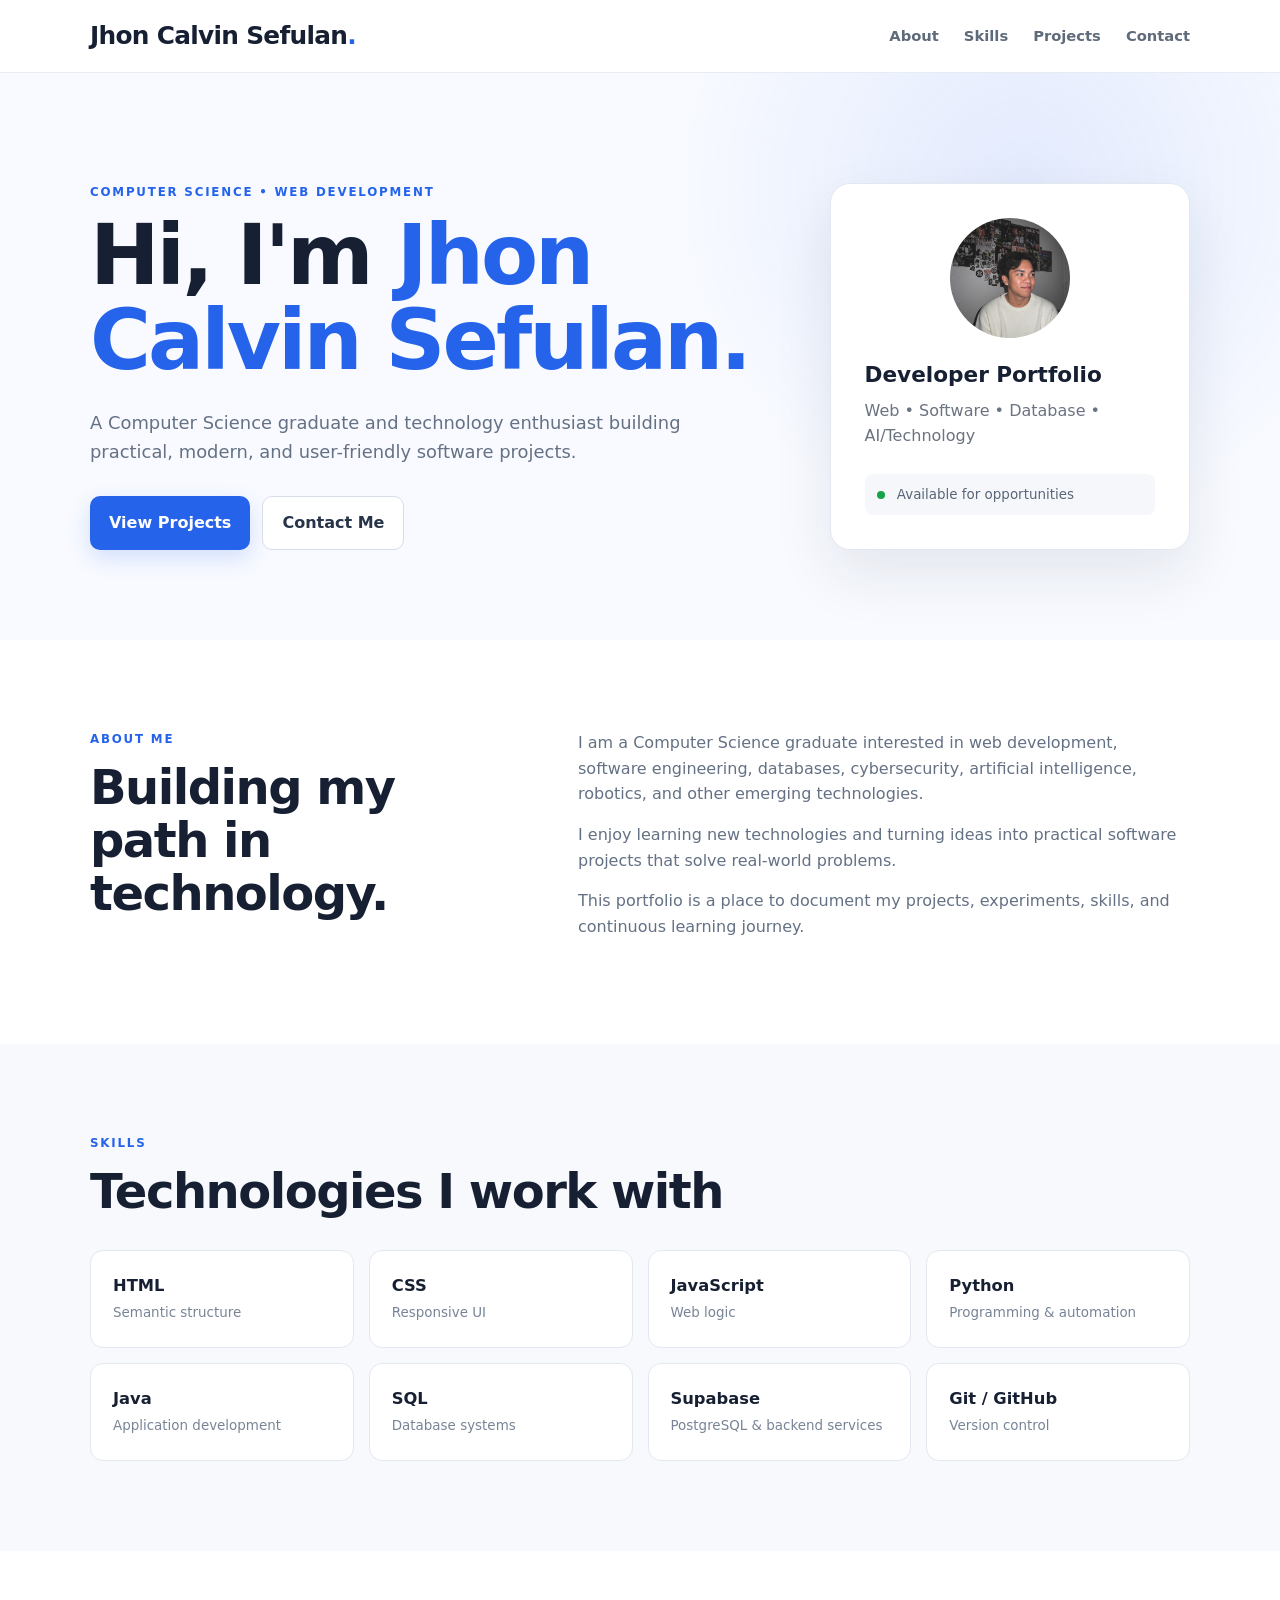
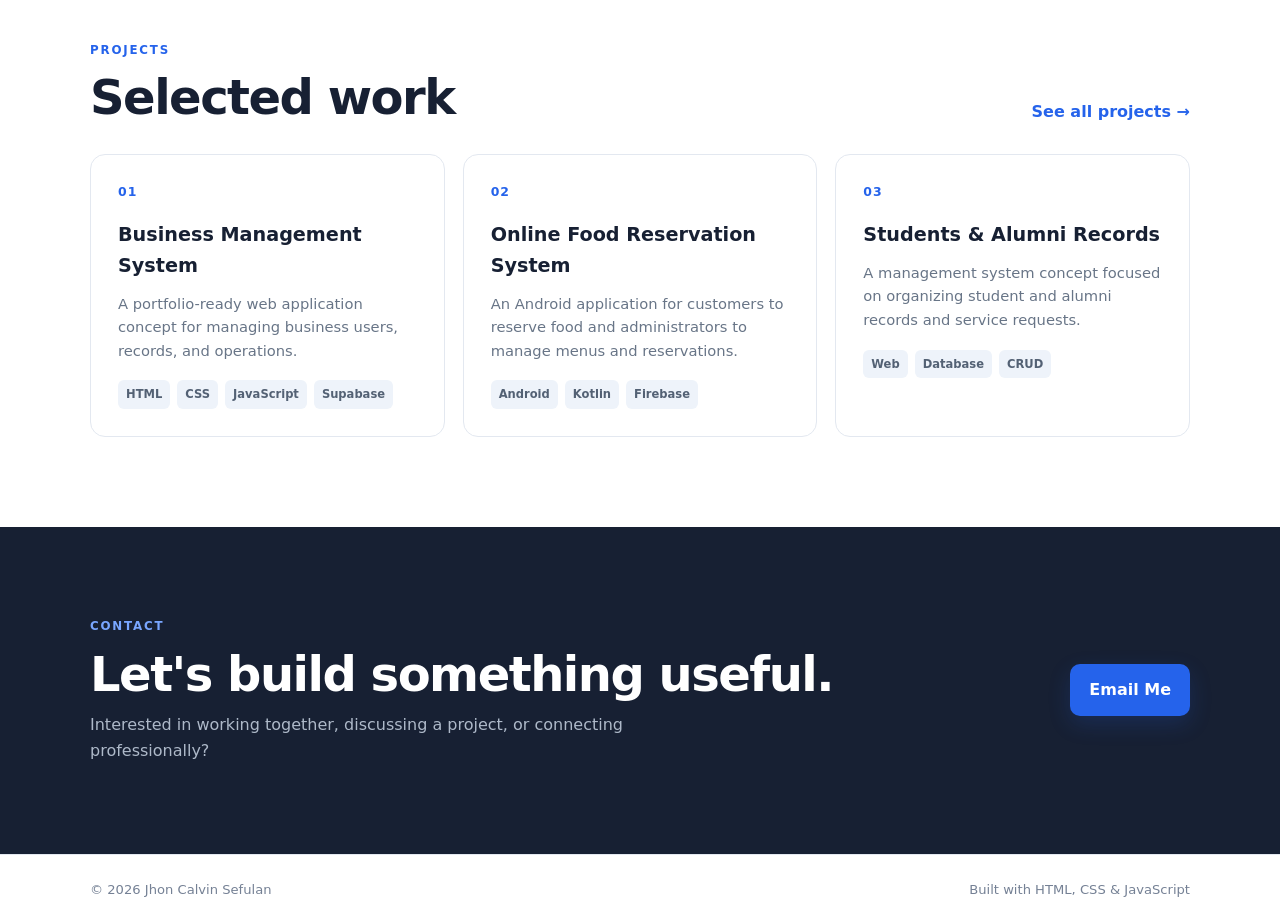
<file: index.html>
<!DOCTYPE html>
<html lang="en">

<head>
  <meta charset="UTF-8">
  <meta name="viewport" content="width=device-width, initial-scale=1.0">

  <meta
    name="description"
    content="Jhon Calvin Sefulan — Computer Science graduate, developer, and technology enthusiast."
  >

  <meta name="author" content="Jhon Calvin Sefulan">

  <title>Jhon Calvin Sefulan | Portfolio</title>

  <link rel="stylesheet" href="style.css">
</head>

<body>

  <!-- ================= HEADER ================= -->
  <header class="site-header">

    <nav class="nav container">

      <a
        class="brand"
        href="index.html"
        aria-label="Jhon Calvin Sefulan home"
        aria-label="Jhon Calvin Sefulan home"
      >
        Jhon Calvin Sefulan<span>.</span>
      </a>

      <!-- Desktop Navigation -->
      <div class="nav-links" id="navLinks">

        <a href="#about">About</a>
        <a href="#skills">Skills</a>
        <a href="#projects">Projects</a>
        <a href="#contact">Contact</a>

      </div>

      <!-- Mobile Menu Button -->
      <button
        class="menu-toggle"
        type="button"
        aria-label="Open navigation menu"
        aria-expanded="false"
        aria-controls="navLinks"
      >
        ☰
      </button>

    </nav>

  </header>

  <main>

    <!-- ================= HERO ================= -->
    <section class="hero">

      <div class="container hero-grid">

        <div class="hero-content">

          <p class="eyebrow">
            COMPUTER SCIENCE • WEB DEVELOPMENT
          </p>

          <h1>
            Hi, I'm <span>Jhon Calvin Sefulan.</span>
          </h1>

          <p class="hero-text">
            A Computer Science graduate and technology enthusiast building
            practical, modern, and user-friendly software projects.
          </p>

          <div class="hero-actions">

            <a class="btn primary" href="#projects">
              View Projects
            </a>

            <a class="btn outline" href="#contact">
              Contact Me
            </a>

          </div>

        </div>

        <div class="hero-card">

          <div class="avatar">
            <img src="profile.jpg" alt="Jhon Calvin Sefulan">
          </div>

          <h2>
            Developer Portfolio
          </h2>

          <p>
            Web • Software • Database • AI/Technology
          </p>

          <div class="status">
            <span></span>
            Available for opportunities
          </div>

        </div>

      </div>

    </section>

    <!-- ================= ABOUT ================= -->
    <section id="about" class="section">

      <div class="container two-col">

        <div>

          <p class="eyebrow">
            ABOUT ME
          </p>

          <h2>
            Building my path in technology.
          </h2>

        </div>

        <div class="about-text">

          <p>
            I am a Computer Science graduate interested in web development,
            software engineering, databases, cybersecurity, artificial
            intelligence, robotics, and other emerging technologies.
          </p>

          <p>
            I enjoy learning new technologies and turning ideas into
            practical software projects that solve real-world problems.
          </p>

          <p>
            This portfolio is a place to document my projects, experiments,
            skills, and continuous learning journey.
          </p>

        </div>

      </div>

    </section>

    <!-- ================= SKILLS ================= -->
    <section id="skills" class="section section-muted">

      <div class="container">

        <p class="eyebrow">
          SKILLS
        </p>

        <h2>
          Technologies I work with
        </h2>

        <div class="skill-grid">

          <div class="skill-card">
            <strong>HTML</strong>
            <span>Semantic structure</span>
          </div>

          <div class="skill-card">
            <strong>CSS</strong>
            <span>Responsive UI</span>
          </div>

          <div class="skill-card">
            <strong>JavaScript</strong>
            <span>Web logic</span>
          </div>

          <div class="skill-card">
            <strong>Python</strong>
            <span>Programming & automation</span>
          </div>

          <div class="skill-card">
            <strong>Java</strong>
            <span>Application development</span>
          </div>

          <div class="skill-card">
            <strong>SQL</strong>
            <span>Database systems</span>
          </div>

          <div class="skill-card">
            <strong>Supabase</strong>
            <span>PostgreSQL & backend services</span>
          </div>

          <div class="skill-card">
            <strong>Git / GitHub</strong>
            <span>Version control</span>
          </div>

        </div>

      </div>

    </section>

    <!-- ================= PROJECTS ================= -->
    <section id="projects" class="section">

      <div class="container">

        <div class="section-head">

          <div>

            <p class="eyebrow">
              PROJECTS
            </p>

            <h2>
              Selected work
            </h2>

          </div>

          <a class="text-link" href="project.html">
            See all projects →
          </a>

        </div>

        <div class="project-grid">

          <!-- Project 01 -->
          <article class="project-card">

            <div class="project-number">
              01
            </div>

            <h3>
              Business Management System
            </h3>

            <p>
              A portfolio-ready web application concept for managing
              business users, records, and operations.
            </p>

            <div class="tags">
              <span>HTML</span>
              <span>CSS</span>
              <span>JavaScript</span>
              <span>Supabase</span>
            </div>

          </article>

          <!-- Project 02 -->
          <article class="project-card">

            <div class="project-number">
              02
            </div>

            <h3>
              Online Food Reservation System
            </h3>

            <p>
              An Android application for customers to reserve food and
              administrators to manage menus and reservations.
            </p>

            <div class="tags">
              <span>Android</span>
              <span>Kotlin</span>
              <span>Firebase</span>
            </div>

          </article>

          <!-- Project 03 -->
          <article class="project-card">

            <div class="project-number">
              03
            </div>

            <h3>
              Students & Alumni Records
            </h3>

            <p>
              A management system concept focused on organizing student
              and alumni records and service requests.
            </p>

            <div class="tags">
              <span>Web</span>
              <span>Database</span>
              <span>CRUD</span>
            </div>

          </article>

        </div>

      </div>

    </section>

    <!-- ================= CONTACT ================= -->
    <section id="contact" class="section contact-section">

      <div class="container contact-card">

        <div>

          <p class="eyebrow">
            CONTACT
          </p>

          <h2>
            Let's build something useful.
          </h2>

          <p>
            Interested in working together, discussing a project,
            or connecting professionally?
          </p>

        </div>

        <a
          class="btn primary"
          href="mailto:sefulanjhoncalvin@gmail.com"
        >
          Email Me
        </a>

      </div>

    </section>

  </main>

  <!-- ================= FOOTER ================= -->
  <footer class="footer">

    <div class="container footer-inner">

      <span>
        © <span id="year"></span> Jhon Calvin Sefulan
      </span>

      <span>
        Built with HTML, CSS & JavaScript
      </span>

    </div>

  </footer>

  <script src="script.js"></script>

</body>

</html>
</file>
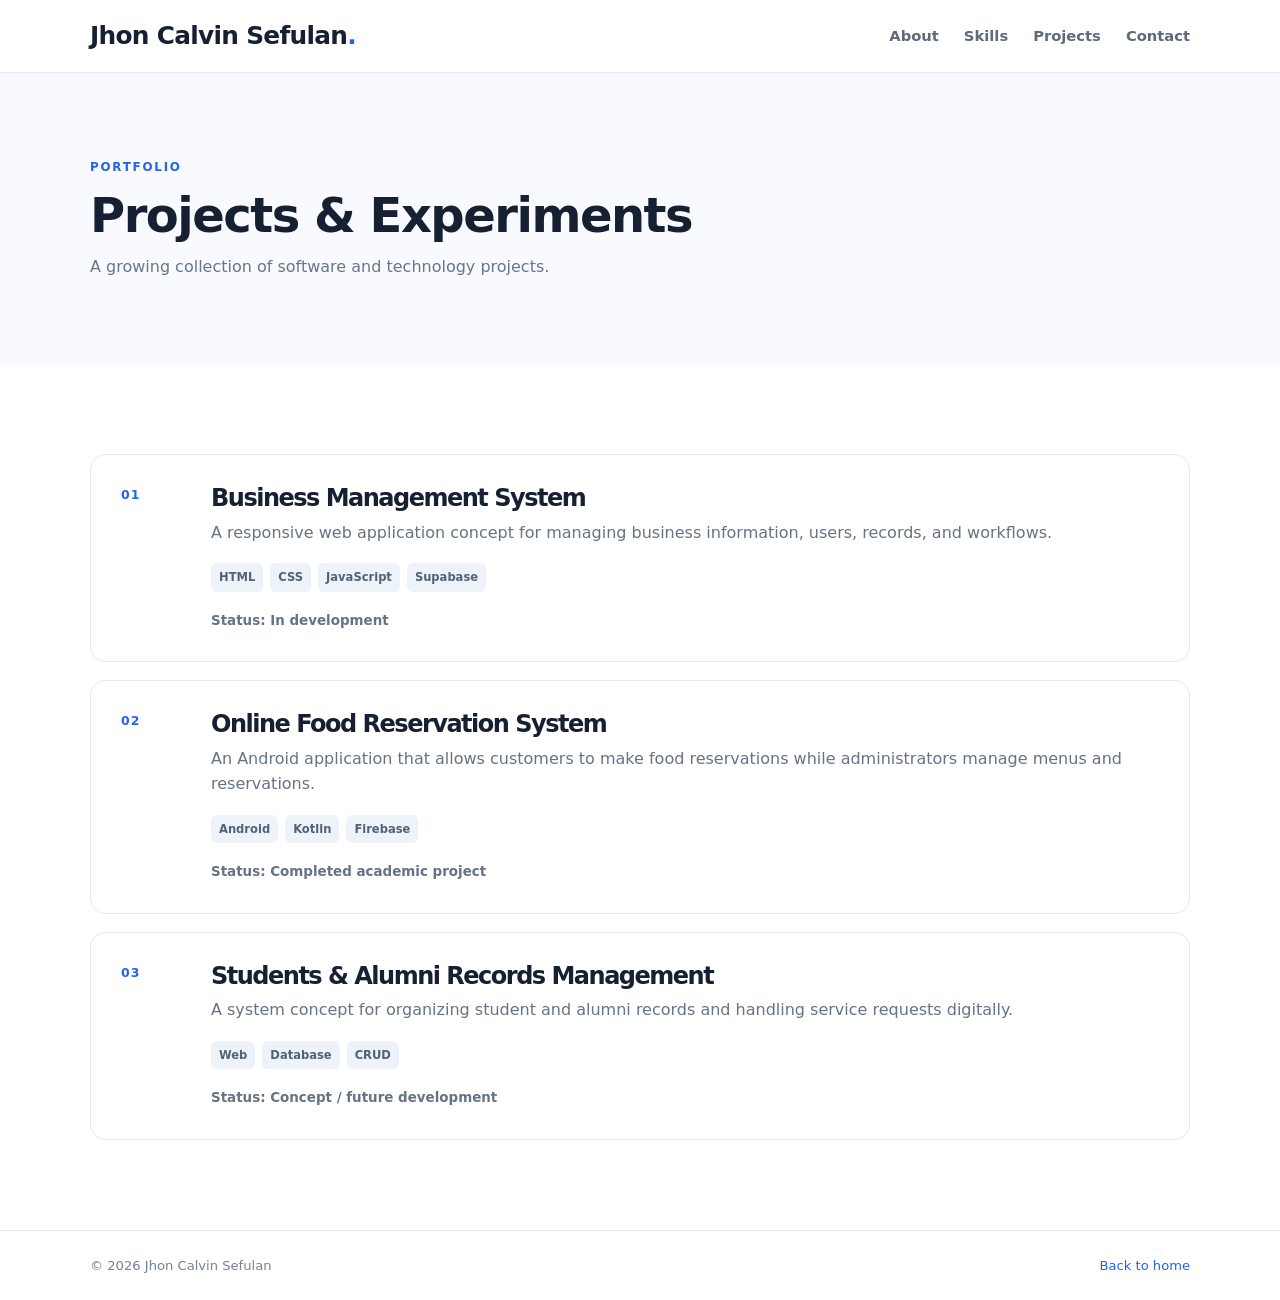
<file: project.html>
<!DOCTYPE html>
<html lang="en">

<head>
<meta charset="UTF-8">
<meta name="viewport" content="width=device-width, initial-scale=1.0">

<meta
name="description"
content="Projects and experiments by Jhon Calvin Sefulan, Computer Science graduate and developer."
>

<meta name="author" content="Jhon Calvin Sefulan">

<title>Projects | Jhon Calvin Sefulan</title>

<link rel="stylesheet" href="style.css">
</head>

<body>

<!-- ================= HEADER ================= -->
<header class="site-header">

<nav class="nav container">

<a
class="brand"
href="index.html"
aria-label="Jhon Calvin Sefulan home"
>
Jhon Calvin Sefulan<span>.</span>
</a>

<!-- Desktop Navigation -->
<div class="nav-links" id="navLinks">

<a href="index.html#about">
About
</a>

<a href="index.html#skills">
Skills
</a>

<a href="index.html#projects">
Projects
</a>

<a href="index.html#contact">
Contact
</a>

</div>

<!-- Mobile Menu Button -->
<button
class="menu-toggle"
type="button"
aria-label="Open navigation menu"
aria-expanded="false"
aria-controls="navLinks"
>
☰
</button>

</nav>

</header>

<main>

<!-- ================= PAGE HERO ================= -->
<section class="page-hero">

<div class="container">

<p class="eyebrow">
PORTFOLIO
</p>

<h1>
Projects & Experiments
</h1>

<p>
A growing collection of software and technology projects.
</p>

</div>

</section>

<!-- ================= PROJECT LIST ================= -->
<section class="section">

<div class="container project-list">

<!-- Project 01 -->
<article class="project-detail">

<div class="project-number">
01
</div>

<div>

<h2>
Business Management System
</h2>

<p>
A responsive web application concept for managing
business information, users, records, and workflows.
</p>

<div class="tags">

<span>HTML</span>
<span>CSS</span>
<span>JavaScript</span>
<span>Supabase</span>

</div>

<p class="project-status">
Status: In development
</p>

</div>

</article>

<!-- Project 02 -->
<article class="project-detail">

<div class="project-number">
02
</div>

<div>

<h2>
Online Food Reservation System
</h2>

<p>
An Android application that allows customers to make
food reservations while administrators manage menus
and reservations.
</p>

<div class="tags">

<span>Android</span>
<span>Kotlin</span>
<span>Firebase</span>

</div>

<p class="project-status">
Status: Completed academic project
</p>

</div>

</article>

<!-- Project 03 -->
<article class="project-detail">

<div class="project-number">
03
</div>

<div>

<h2>
Students & Alumni Records Management
</h2>

<p>
A system concept for organizing student and alumni
records and handling service requests digitally.
</p>

<div class="tags">

<span>Web</span>
<span>Database</span>
<span>CRUD</span>

</div>

<p class="project-status">
Status: Concept / future development
</p>

</div>

</article>

</div>

</section>

</main>

<!-- ================= FOOTER ================= -->
<footer class="footer">

<div class="container footer-inner">

<span>
© <span id="year"></span> Jhon Calvin Sefulan
</span>

<a href="index.html">
Back to home
</a>

</div>

</footer>

<script src="script.js"></script>

</body>
</html>
</file>
<file: style.css>
/* =========================================================
RESET
========================================================= */

* {
margin: 0;
padding: 0;
box-sizing: border-box;
}


/* =========================================================
BASE
========================================================= */

html {
scroll-behavior: smooth;
scroll-padding-top: 90px;
}

body {
font-family:
Inter,
ui-sans-serif,
system-ui,
-apple-system,
BlinkMacSystemFont,
"Segoe UI",
sans-serif;

color: #172033;
background: #ffffff;
line-height: 1.6;
}

a {
color: inherit;
}

button,
input,
textarea {
font: inherit;
}

button {
cursor: pointer;
}

.container {
width: min(1100px, 92%);
margin: 0 auto;
}


/* =========================================================
HEADER / NAVIGATION
========================================================= */

.site-header {
background: rgba(255, 255, 255, 0.94);
backdrop-filter: blur(12px);
border-bottom: 1px solid #e8ecf2;
position: sticky;
top: 0;
z-index: 100;
}

.nav {
min-height: 72px;
display: flex;
align-items: center;
justify-content: space-between;
gap: 20px;
position: relative;
}

.brand {
text-decoration: none;
font-size: 1.55rem;
font-weight: 800;
letter-spacing: -0.7px;
white-space: nowrap;
}

.brand span {
color: #2563eb;
}

/* Desktop navigation */

.nav-links {
display: flex;
align-items: center;
gap: 25px;
}

.nav-links a {
text-decoration: none;
color: #5f6b7a;
font-size: 0.92rem;
font-weight: 600;
transition: color 0.2s ease;
}

.nav-links a:hover {
color: #2563eb;
}

/* Mobile menu button */

.menu-toggle {
display: none;
border: 0;
background: transparent;
color: #172033;
font-size: 1.6rem;
line-height: 1;
padding: 8px;
border-radius: 8px;
}

.menu-toggle:hover {
background: #f1f5f9;
}


/* =========================================================
HERO
========================================================= */

.hero {
padding: 110px 0 90px;

background:
radial-gradient(
circle at 80% 20%,
rgba(37, 99, 235, 0.10),
transparent 32%
),
#f8faff;
}

.hero-grid {
display: grid;
grid-template-columns: 1.3fr 0.7fr;
gap: 70px;
align-items: center;
}

.eyebrow {
color: #2563eb;
font-size: 0.74rem;
font-weight: 800;
letter-spacing: 1.8px;
margin-bottom: 12px;
}

.hero h1 {
font-size: clamp(2.8rem, 7vw, 5.2rem);
line-height: 1.02;
letter-spacing: -3px;
max-width: 800px;
}

.hero h1 span {
color: #2563eb;
}

.hero-text {
max-width: 650px;
color: #657184;
font-size: 1.12rem;
margin: 25px 0 30px;
}


/* =========================================================
BUTTONS
========================================================= */

.hero-actions {
display: flex;
gap: 12px;
flex-wrap: wrap;
}

.btn {
display: inline-flex;
justify-content: center;
align-items: center;
text-decoration: none;
border: 0;
border-radius: 10px;
padding: 13px 19px;
font-weight: 750;
cursor: pointer;

transition:
transform 0.2s ease,
background 0.2s ease,
box-shadow 0.2s ease;
}

.btn:hover {
transform: translateY(-2px);
}

.primary {
background: #2563eb;
color: #ffffff;

box-shadow:
0 8px 22px rgba(37, 99, 235, 0.18);
}

.primary:hover {
background: #1d4ed8;
}

.outline {
border: 1px solid #d7deea;
background: #ffffff;
color: #273449;
}

.outline:hover {
background: #f8fafc;
}


/* =========================================================
HERO CARD
========================================================= */

.hero-card {
background: #ffffff;
border: 1px solid #e3e8f0;
border-radius: 20px;
padding: 34px;

box-shadow:
0 25px 60px rgba(20, 32, 55, 0.09);
}

.avatar {
width: 120px;
height: 120px;
border-radius: 50%;
overflow: hidden;
margin: 0 auto 20px;
}

.avatar img {
width: 100%;
height: 100%;
object-fit: cover;
display: block;
}

.hero-card h2 {
font-size: 1.35rem;
margin-bottom: 5px;
}

.hero-card p {
color: #6b7280;
}

.status {
margin-top: 25px;
padding: 10px 12px;
border-radius: 8px;
background: #f5f7fa;
color: #596578;
font-size: 0.84rem;
}

.status span {
display: inline-block;
width: 8px;
height: 8px;
border-radius: 50%;
background: #16a34a;
margin-right: 8px;
}


/* =========================================================
SECTIONS
========================================================= */

.section {
padding: 90px 0;
}

.section-muted {
background: #f7f9fc;
}

.section h2,
.page-hero h1 {
font-size: clamp(2rem, 4vw, 3rem);
line-height: 1.1;
letter-spacing: -1.5px;
}


/* =========================================================
ABOUT
========================================================= */

.two-col {
display: grid;
grid-template-columns: 0.8fr 1.2fr;
gap: 80px;
}

.about-text p {
color: #647184;
margin-bottom: 15px;
}


/* =========================================================
SKILLS
========================================================= */

.skill-grid {
display: grid;
grid-template-columns: repeat(4, 1fr);
gap: 15px;
margin-top: 32px;
}

.skill-card {
padding: 22px;
background: #ffffff;
border: 1px solid #e3e8f0;
border-radius: 13px;

transition:
transform 0.2s ease,
box-shadow 0.2s ease;
}

.skill-card:hover {
transform: translateY(-3px);

box-shadow:
0 12px 25px rgba(20, 32, 55, 0.07);
}

.skill-card strong {
display: block;
font-size: 1.02rem;
}

.skill-card span {
color: #788496;
font-size: 0.84rem;
}


/* =========================================================
PROJECTS
========================================================= */

.section-head {
display: flex;
justify-content: space-between;
align-items: end;
gap: 25px;
margin-bottom: 30px;
}

.text-link {
color: #2563eb;
text-decoration: none;
font-weight: 700;
white-space: nowrap;
}

.text-link:hover {
text-decoration: underline;
}

.project-grid {
display: grid;
grid-template-columns: repeat(3, 1fr);
gap: 18px;
}

.project-card {
border: 1px solid #e3e8f0;
border-radius: 15px;
padding: 27px;
background: #ffffff;

transition:
transform 0.2s ease,
box-shadow 0.2s ease;
}

.project-card:hover {
transform: translateY(-4px);

box-shadow:
0 18px 35px rgba(20, 32, 55, 0.08);
}

.project-number {
color: #2563eb;
font-weight: 800;
font-size: 0.78rem;
letter-spacing: 1px;
margin-bottom: 18px;
}

.project-card h3 {
font-size: 1.2rem;
margin-bottom: 10px;
}

.project-card p {
color: #687587;
font-size: 0.92rem;
}


/* =========================================================
TAGS
========================================================= */

.tags {
display: flex;
flex-wrap: wrap;
gap: 7px;
margin-top: 18px;
}

.tags span {
font-size: 0.72rem;
padding: 5px 8px;
background: #eef3fa;
border-radius: 6px;
color: #536174;
font-weight: 700;
}


/* =========================================================
CONTACT
========================================================= */

.contact-section {
background: #172033;
color: #ffffff;
}

.contact-card {
display: flex;
justify-content: space-between;
align-items: center;
gap: 30px;
}

.contact-card p:not(.eyebrow) {
color: #aeb9c9;
margin-top: 12px;
max-width: 650px;
}

.contact-section .eyebrow {
color: #79a6ff;
}


/* =========================================================
FOOTER
========================================================= */

.footer {
border-top: 1px solid #e3e8f0;
padding: 24px 0;
color: #758195;
font-size: 0.82rem;
}

.footer-inner {
display: flex;
justify-content: space-between;
gap: 20px;
}

.footer a {
color: #2563eb;
text-decoration: none;
}

.footer a:hover {
text-decoration: underline;
}


/* =========================================================
PROJECTS PAGE
========================================================= */

.page-hero {
padding: 85px 0;
background: #f8faff;
}

.page-hero p:last-child {
color: #697688;
margin-top: 12px;
}

.project-list {
display: grid;
gap: 18px;
}

.project-detail {
display: grid;
grid-template-columns: 70px 1fr;
gap: 20px;
padding: 30px;
border: 1px solid #e3e8f0;
border-radius: 15px;
background: #ffffff;
}

.project-detail h2 {
font-size: 1.5rem;
margin-bottom: 8px;
}

.project-detail p {
color: #667386;
}

.project-status {
font-size: 0.84rem;
margin-top: 18px;
font-weight: 700;
}


/* =========================================================
FOCUS ACCESSIBILITY
========================================================= */

button:focus-visible,
a:focus-visible {
outline: 3px solid rgba(37, 99, 235, 0.25);
outline-offset: 3px;
}


/* =========================================================
TABLET
========================================================= */

@media (max-width: 900px) {

.hero-grid {
grid-template-columns: 1fr;
gap: 45px;
}

.hero-card {
max-width: 600px;
}

.two-col {
grid-template-columns: 1fr;
gap: 40px;
}

.skill-grid {
grid-template-columns: repeat(2, 1fr);
}

.project-grid {
grid-template-columns: repeat(2, 1fr);
}

}


/* =========================================================
MOBILE NAVIGATION
========================================================= */

@media (max-width: 800px) {

.nav {
min-height: 68px;
}

.menu-toggle {
display: block;
}

.nav-links {
display: none;
position: absolute;
top: 68px;
left: 0;
right: 0;

flex-direction: column;
align-items: stretch;
gap: 0;

background: #b3fcf2;
border-bottom: 1px solid #979463;

box-shadow:
0 12px 25px rgba(15, 23, 42, 0.08);

padding: 10px 4%;
}

.nav-links.open {
display: flex;
}

.nav-links a {
padding: 14px 0;
border-bottom: 1px solid #dfc720;
}

.nav-links a:last-child {
border-bottom: 0;
}

.contact-card {
flex-direction: column;
align-items: flex-start;
}

.section-head {
align-items: flex-start;
flex-direction: column;
}

}


/* =========================================================
SMALL TABLETS / LARGE PHONES
========================================================= */

@media (max-width: 650px) {

.hero {
padding: 80px 0 65px;
}

.hero h1 {
letter-spacing: -2px;
}

.hero-card {
padding: 28px;
}

.section {
padding: 70px 0;
}

.project-grid {
grid-template-columns: 1fr;
}

.project-detail {
grid-template-columns: 1fr;
gap: 5px;
}

}


/* =========================================================
SMALL PHONES
========================================================= */

@media (max-width: 520px) {

.container {
width: min(92%, 1100px);
}

.hero {
padding: 70px 0 55px;
}

.hero h1 {
font-size: clamp(2.5rem, 13vw, 3.5rem);
letter-spacing: -2px;
}

.hero-text {
font-size: 1rem;
}

.hero-actions {
flex-direction: column;
align-items: stretch;
}

.btn {
width: 100%;
}

.skill-grid {
grid-template-columns: 1fr;
}

.section {
padding: 60px 0;
}

.section h2,
.page-hero h1 {
font-size: 2rem;
}

.project-card {
padding: 23px;
}

.project-detail {
padding: 23px;
}

.footer-inner {
flex-direction: column;
align-items: flex-start;
}

.page-hero {
padding: 65px 0;
}

}


/* =========================================================
VERY SMALL PHONES
========================================================= */

@media (max-width: 360px) {

.brand {
font-size: 1.35rem;
}

.hero h1 {
font-size: 2.35rem;
}

.hero-card {
padding: 23px;
}

.avatar {
width: 75px;
height: 75px;
}

}
</file>
